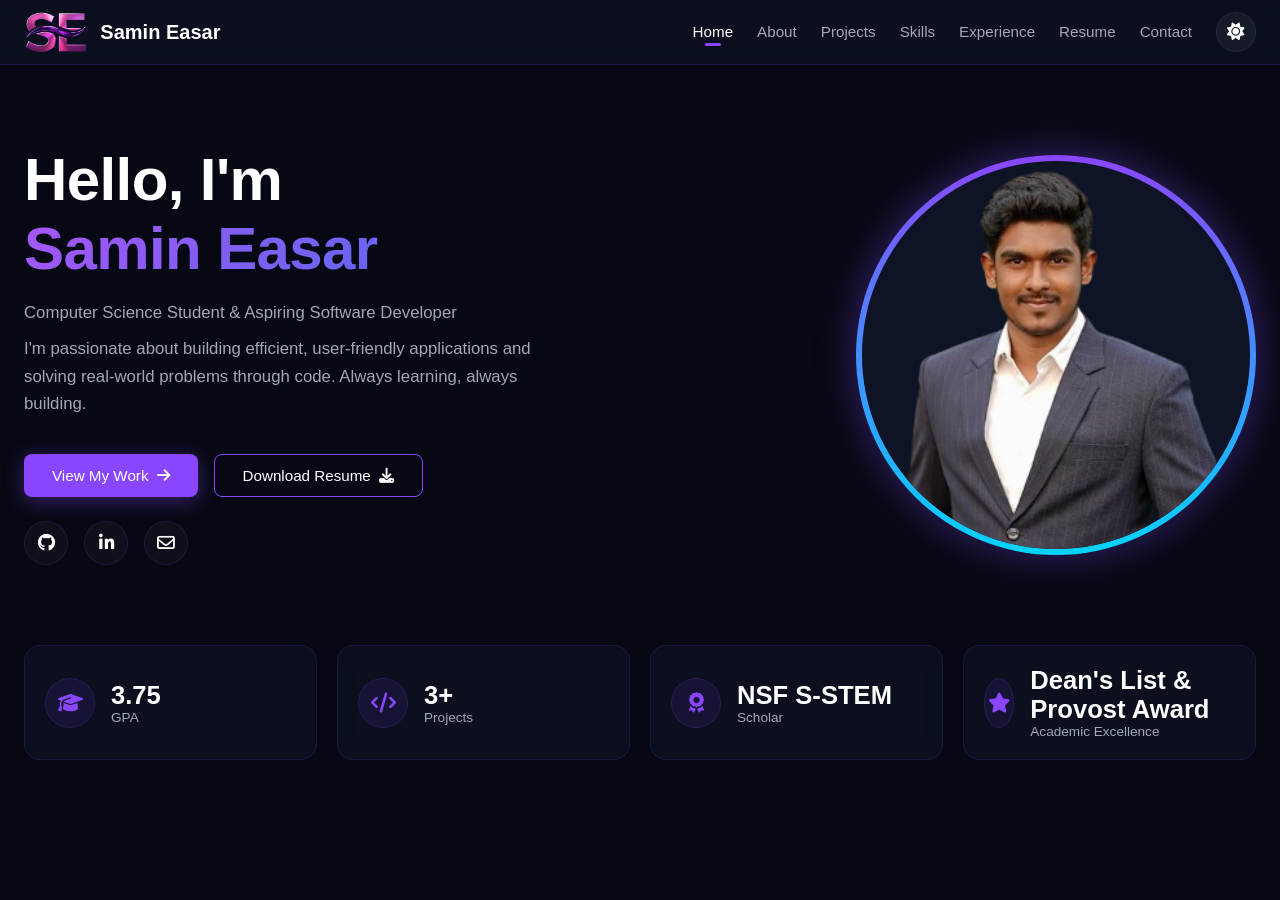
<file: index.html>
<!doctype html>
<html lang="en" data-theme="dark">
  <head>
    <meta charset="UTF-8" />
    <meta name="viewport" content="width=device-width, initial-scale=1.0" />
    <title>Portfolio |Samin Easar</title>
    <link rel="stylesheet" href="style.css" />
    <link
      rel="stylesheet"
      href="https://cdnjs.cloudflare.com/ajax/libs/font-awesome/6.4.0/css/all.min.css"
    />
  </head>
  <body>
    <header class="site-header">
      <nav class="nav-bar">
        <div class="brand-wrapper">
          <img
            src="assets/logos/MyLogo.png"
            alt="SE Logo Architecture"
            class="nav-logo-asset"
          />
          <span class="brand-logo">Samin Easar</span>
        </div>
        <div class="nav-right-container">
          <ul class="nav-menu">
            <li><a href="index.html" class="nav-link">Home</a></li>
            <li><a href="about.html" class="nav-link">About</a></li>
            <li><a href="projects.html" class="nav-link">Projects</a></li>
            <li><a href="skills.html" class="nav-link">Skills</a></li>
            <li><a href="experience.html" class="nav-link">Experience</a></li>
            <li><a href="resume.html" class="nav-link">Resume</a></li>
            <li><a href="contact.html" class="nav-link">Contact</a></li>
          </ul>
          <button
            class="theme-switch-widget"
            id="globalThemeToggler"
            aria-label="Toggle Theme Engine"
          >
            <i class="fas fa-sun"></i>
          </button>
          <button class="mobile-toggle" aria-label="Toggle System Menu">
            <i class="fas fa-bars"></i>
          </button>
        </div>
      </nav>
    </header>

    <main class="view-wrapper">
      <section class="hero-layout">
        <div class="hero-body">
          <h1 class="hero-title">Hello, I'm <br /><span>Samin Easar</span></h1>
          <p class="hero-tag">
            Computer Science Student & Aspiring Software Developer
          </p>
          <p class="hero-desc">
            I'm passionate about building efficient, user-friendly applications
            and solving real-world problems through code. Always learning,
            always building.
          </p>

          <div class="hero-actions">
            <a href="projects.html" class="btn btn-solid"
              >View My Work <i class="fas fa-arrow-right"></i
            ></a>
            <a href="assets/resume.pdf" download class="btn btn-outline"
              >Download Resume <i class="fas fa-download"></i
            ></a>
          </div>

          <div class="social-circle-row">
            <a
              href="https://github.com/samin-easar"
              target="_blank"
              class="social-icon"
              ><i class="fab fa-github"></i
            ></a>
            <a
              href="https://www.linkedin.com/in/samin-easar"
              target="_blank"
              class="social-icon"
              ><i class="fab fa-linkedin-in"></i
            ></a>
            <a href="contact.html" class="social-icon"
              ><i class="far fa-envelope"></i
            ></a>
          </div>
        </div>

        <div class="hero-graphic">
          <div class="avatar-halo-ring">
            <img
              src="assets/images/MyImage.png"
              alt="Samin Easar Professional Portrait Picture"
              class="avatar-img"
            />
          </div>
        </div>
      </section>

      <section class="metrics-strip">
        <div class="glass-card metric-panel">
          <div class="metric-glyph-box">
            <i class="fas fa-graduation-cap"></i>
          </div>
          <div>
            <p class="metric-num">3.75</p>
            <p class="metric-lbl">GPA</p>
          </div>
        </div>
        <div class="glass-card metric-panel">
          <div class="metric-glyph-box"><i class="fas fa-code"></i></div>
          <div>
            <p class="metric-num">3+</p>
            <p class="metric-lbl">Projects</p>
          </div>
        </div>
        <div class="glass-card metric-panel">
          <div class="metric-glyph-box"><i class="fas fa-award"></i></div>
          <div>
            <p class="metric-num">NSF S-STEM</p>
            <p class="metric-lbl">Scholar</p>
          </div>
        </div>
        <div class="glass-card metric-panel">
          <div class="metric-glyph-box"><i class="fas fa-star"></i></div>
          <div>
            <p class="metric-num">Dean's List & Provost Award</p>
            <p class="metric-lbl">Academic Excellence</p>
          </div>
        </div>
      </section>
    </main>

    <script src="script.js"></script>
  </body>
</html>
</file>
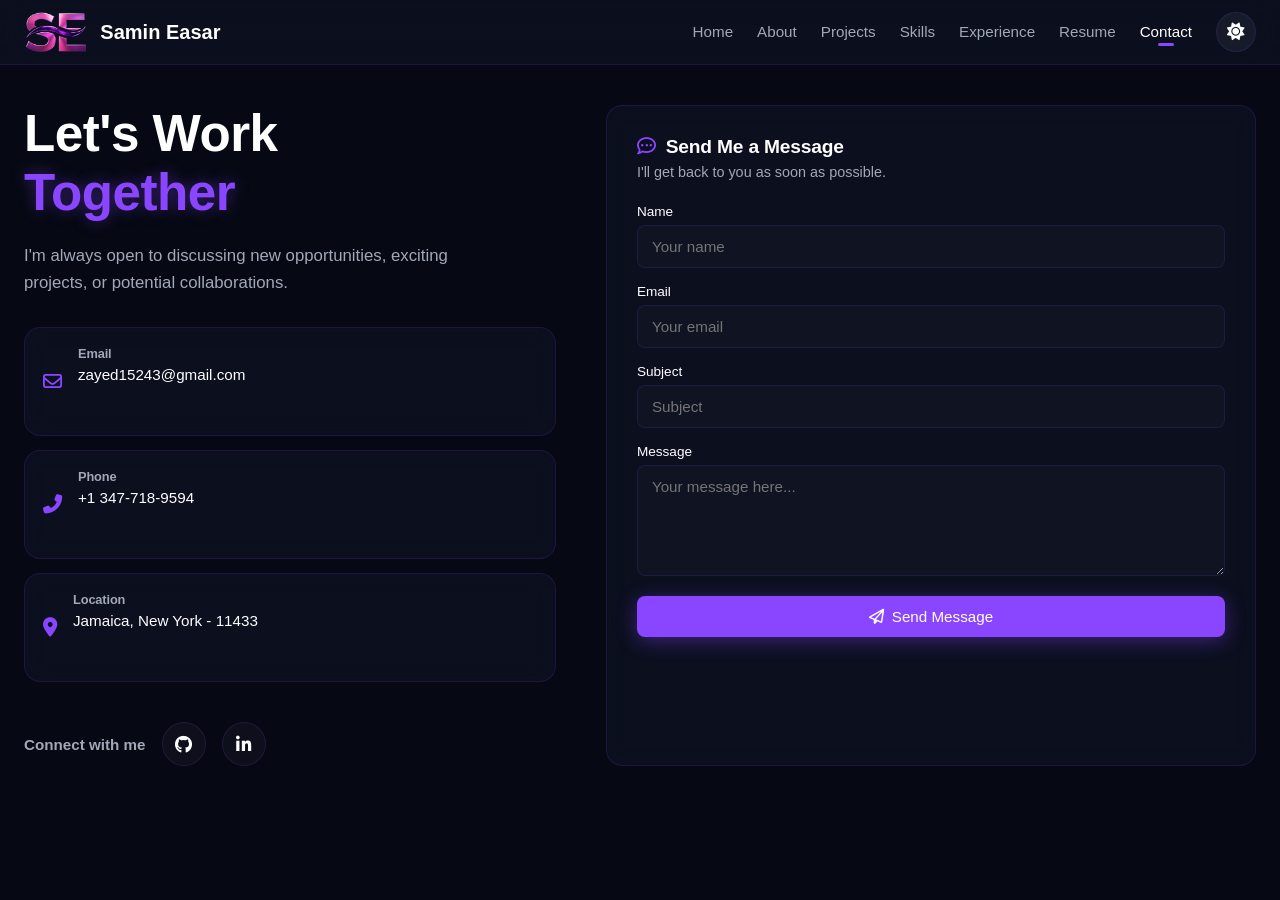
<file: contact.html>
<!doctype html>
<html lang="en" data-theme="dark">
  <head>
    <meta charset="UTF-8" />
    <meta name="viewport" content="width=device-width, initial-scale=1.0" />
    <title>Contact Info | Samin Easar</title>
    <link rel="stylesheet" href="style.css" />
    <link
      rel="stylesheet"
      href="https://cdnjs.cloudflare.com/ajax/libs/font-awesome/6.4.0/css/all.min.css"
    />
  </head>
  <body>
    <header class="site-header">
      <nav class="nav-bar">
        <div class="brand-wrapper">
          <img
            src="assets/logos/MyLogo.png"
            alt="SE Logo"
            class="nav-logo-asset"
          />
          <span class="brand-logo">Samin Easar</span>
        </div>
        <div class="nav-right-container">
          <ul class="nav-menu">
            <li><a href="index.html" class="nav-link">Home</a></li>
            <li><a href="about.html" class="nav-link">About</a></li>
            <li><a href="projects.html" class="nav-link">Projects</a></li>
            <li><a href="skills.html" class="nav-link">Skills</a></li>
            <li><a href="experience.html" class="nav-link">Experience</a></li>
            <li><a href="resume.html" class="nav-link">Resume</a></li>
            <li><a href="contact.html" class="nav-link">Contact</a></li>
          </ul>
          <button class="theme-switch-widget" id="globalThemeToggler">
            <i class="fas fa-sun"></i>
          </button>
          <button class="mobile-toggle"><i class="fas fa-bars"></i></button>
        </div>
      </nav>
    </header>

    <main class="view-wrapper">
      <section class="contact-split-layout">
        <div class="contact-details-col">
          <h1>
            Let's Work <br /><span class="text-purple-glow">Together</span>
          </h1>
          <p>
            I'm always open to discussing new opportunities, exciting projects,
            or potential collaborations.
          </p>

          <div class="contact-cards-stack">
            <div class="glass-card contact-meta-card">
              <i class="far fa-envelope"></i>
              <div>
                <h4>Email</h4>
                <p>zayed15243@gmail.com</p>
              </div>
            </div>
            <div class="glass-card contact-meta-card">
              <i class="fas fa-phone-alt"></i>
              <div>
                <h4>Phone</h4>
                <p>+1 347-718-9594</p>
              </div>
            </div>
            <div class="glass-card contact-meta-card">
              <i class="fas fa-map-marker-alt"></i>
              <div>
                <h4>Location</h4>
                <p>Jamaica, New York - 11433</p>
              </div>
            </div>
          </div>

          <div class="social-circle-row" style="margin-top: 40px">
            <span
              style="
                font-size: 0.95rem;
                font-weight: 600;
                align-self: center;
                color: var(--text-gray);
              "
              >Connect with me</span
            >
            <a
              href="https://github.com/samin-easar"
              target="_blank"
              class="social-icon"
              ><i class="fab fa-github"></i
            ></a>
            <a
              href="https://www.linkedin.com/in/samin-easar"
              target="_blank"
              class="social-icon"
              ><i class="fab fa-linkedin-in"></i
            ></a>
          </div>
        </div>

        <div class="glass-card contact-form-panel">
          <h3 class="form-header-title">
            <i class="far fa-comment-dots"></i> Send Me a Message
          </h3>
          <p class="form-header-desc">
            I'll get back to you as soon as possible.
          </p>

          <form id="contactFormPipeline">
            <div class="input-group-node">
              <label for="clientName">Name</label>
              <input
                type="text"
                id="clientName"
                placeholder="Your name"
                required
              />
            </div>
            <div class="input-group-node">
              <label for="clientEmail">Email</label>
              <input
                type="email"
                id="clientEmail"
                placeholder="Your email"
                required
              />
            </div>
            <div class="input-group-node">
              <label for="clientSubject">Subject</label>
              <input
                type="text"
                id="clientSubject"
                placeholder="Subject"
                required
              />
            </div>
            <div class="input-group-node">
              <label for="clientMessage">Message</label>
              <textarea
                id="clientMessage"
                rows="5"
                placeholder="Your message here..."
                required
              ></textarea>
            </div>
            <button type="submit" class="btn btn-solid" style="width: 100%">
              <i class="far fa-paper-plane"></i> Send Message
            </button>
          </form>
        </div>
      </section>
    </main>

    <script src="script.js"></script>
  </body>
</html>
</file>
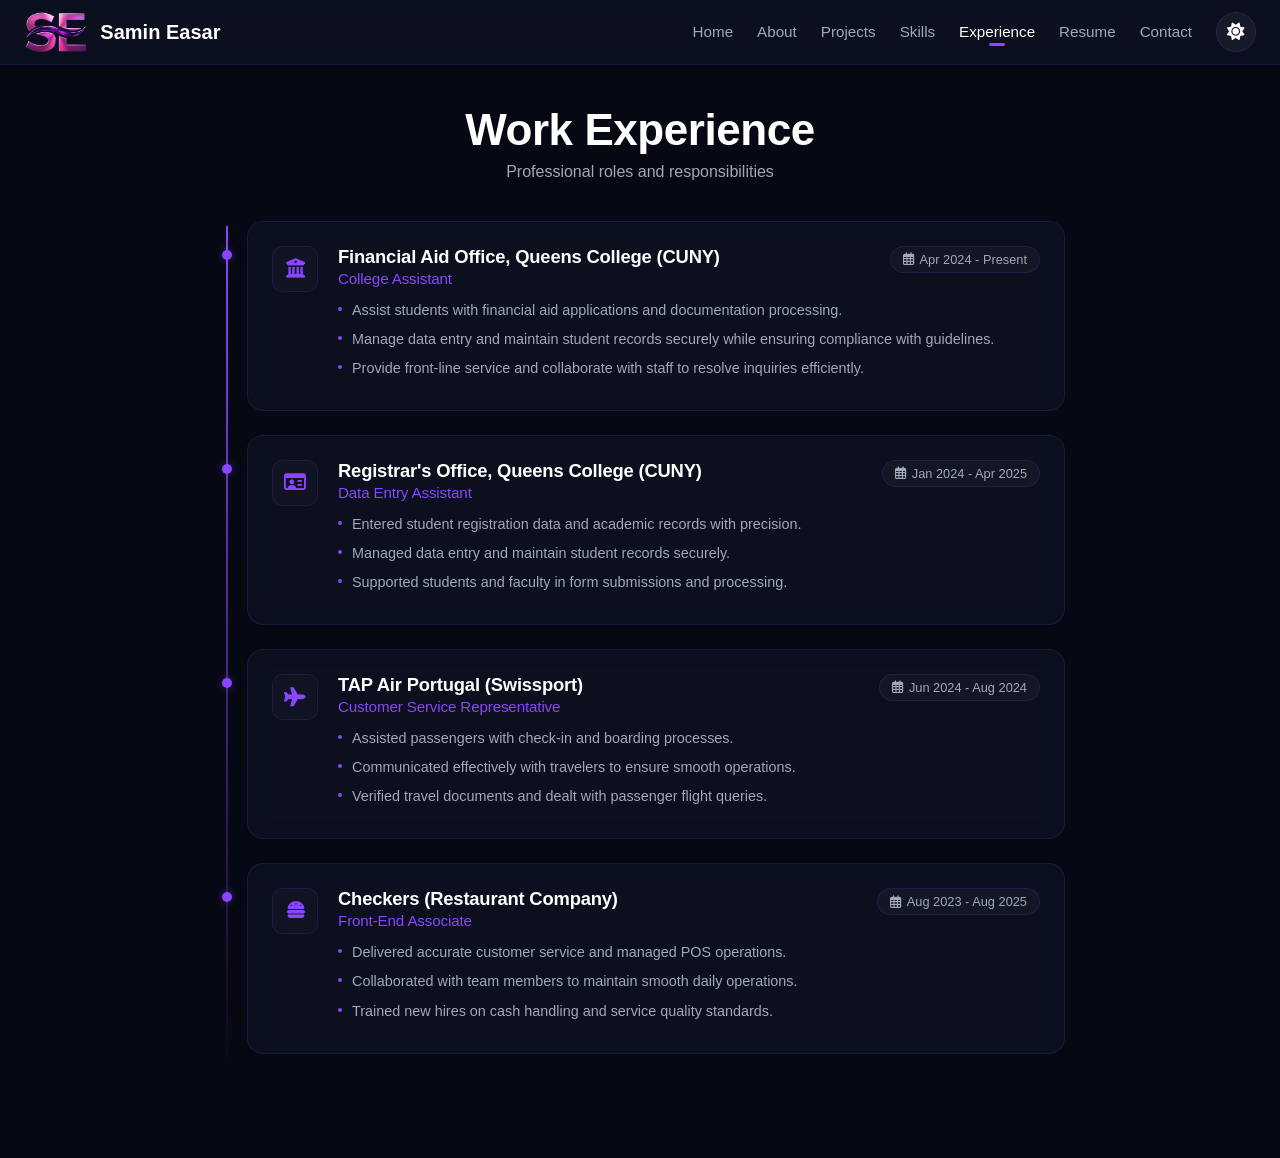
<file: experience.html>
<!doctype html>
<html lang="en" data-theme="dark">
  <head>
    <meta charset="UTF-8" />
    <meta name="viewport" content="width=device-width, initial-scale=1.0" />
    <title>Work Experience | Samin Easar</title>
    <link rel="stylesheet" href="style.css" />
    <link
      rel="stylesheet"
      href="https://cdnjs.cloudflare.com/ajax/libs/font-awesome/6.4.0/css/all.min.css"
    />
  </head>
  <body>
    <header class="site-header">
      <nav class="nav-bar">
        <div class="brand-wrapper">
          <img
            src="assets/logos/MyLogo.png"
            alt="SE Logo"
            class="nav-logo-asset"
          />
          <span class="brand-logo">Samin Easar</span>
        </div>
        <div class="nav-right-container">
          <ul class="nav-menu">
            <li><a href="index.html" class="nav-link">Home</a></li>
            <li><a href="about.html" class="nav-link">About</a></li>
            <li><a href="projects.html" class="nav-link">Projects</a></li>
            <li><a href="skills.html" class="nav-link">Skills</a></li>
            <li><a href="experience.html" class="nav-link">Experience</a></li>
            <li><a href="resume.html" class="nav-link">Resume</a></li>
            <li><a href="contact.html" class="nav-link">Contact</a></li>
          </ul>
          <button class="theme-switch-widget" id="globalThemeToggler">
            <i class="fas fa-sun"></i>
          </button>
          <button class="mobile-toggle"><i class="fas fa-bars"></i></button>
        </div>
      </nav>
    </header>

    <main class="view-wrapper">
      <div class="center-heading-block">
        <h1>Work Experience</h1>
        <p>Professional roles and responsibilities</p>
      </div>

      <section class="experience-vertical-timeline">
        <div class="glass-card timeline-event-card">
          <div class="timeline-icon-box"><i class="fas fa-university"></i></div>
          <div class="timeline-body-content">
            <div class="timeline-header-row">
              <div>
                <h3>Financial Aid Office, Queens College (CUNY)</h3>
                <h4>College Assistant</h4>
              </div>
              <span class="timeline-date-badge"
                ><i class="far fa-calendar-alt"></i> Apr 2024 - Present
              </span>
            </div>
            <ul class="timeline-desc-list">
              <li>
                Assist students with financial aid applications and
                documentation processing.
              </li>
              <li>
                Manage data entry and maintain student records securely while
                ensuring compliance with guidelines.
              </li>
              <li>
                Provide front-line service and collaborate with staff to resolve
                inquiries efficiently.
              </li>
            </ul>
          </div>
        </div>

        <div class="glass-card timeline-event-card">
          <div class="timeline-icon-box"><i class="far fa-id-card"></i></div>
          <div class="timeline-body-content">
            <div class="timeline-header-row">
              <div>
                <h3>Registrar's Office, Queens College (CUNY)</h3>
                <h4>Data Entry Assistant</h4>
              </div>
              <span class="timeline-date-badge"
                ><i class="far fa-calendar-alt"></i> Jan 2024 - Apr 2025</span
              >
            </div>
            <ul class="timeline-desc-list">
              <li>
                Entered student registration data and academic records with
                precision.
              </li>
              <li>Managed data entry and maintain student records securely.</li>
              <li>
                Supported students and faculty in form submissions and
                processing.
              </li>
            </ul>
          </div>
        </div>

        <div class="glass-card timeline-event-card">
          <div class="timeline-icon-box"><i class="fas fa-plane"></i></div>
          <div class="timeline-body-content">
            <div class="timeline-header-row">
              <div>
                <h3>TAP Air Portugal (Swissport)</h3>
                <h4>Customer Service Representative</h4>
              </div>
              <span class="timeline-date-badge"
                ><i class="far fa-calendar-alt"></i> Jun 2024 - Aug 2024</span
              >
            </div>
            <ul class="timeline-desc-list">
              <li>Assisted passengers with check-in and boarding processes.</li>
              <li>
                Communicated effectively with travelers to ensure smooth
                operations.
              </li>
              <li>
                Verified travel documents and dealt with passenger flight
                queries.
              </li>
            </ul>
          </div>
        </div>

        <div class="glass-card timeline-event-card">
          <div class="timeline-icon-box"><i class="fas fa-hamburger"></i></div>
          <div class="timeline-body-content">
            <div class="timeline-header-row">
              <div>
                <h3>Checkers (Restaurant Company)</h3>
                <h4>Front-End Associate</h4>
              </div>
              <span class="timeline-date-badge"
                ><i class="far fa-calendar-alt"></i> Aug 2023 - Aug 2025</span
              >
            </div>
            <ul class="timeline-desc-list">
              <li>
                Delivered accurate customer service and managed POS operations.
              </li>
              <li>
                Collaborated with team members to maintain smooth daily
                operations.
              </li>
              <li>
                Trained new hires on cash handling and service quality
                standards.
              </li>
            </ul>
          </div>
        </div>
      </section>
    </main>

    <script src="script.js"></script>
  </body>
</html>
</file>
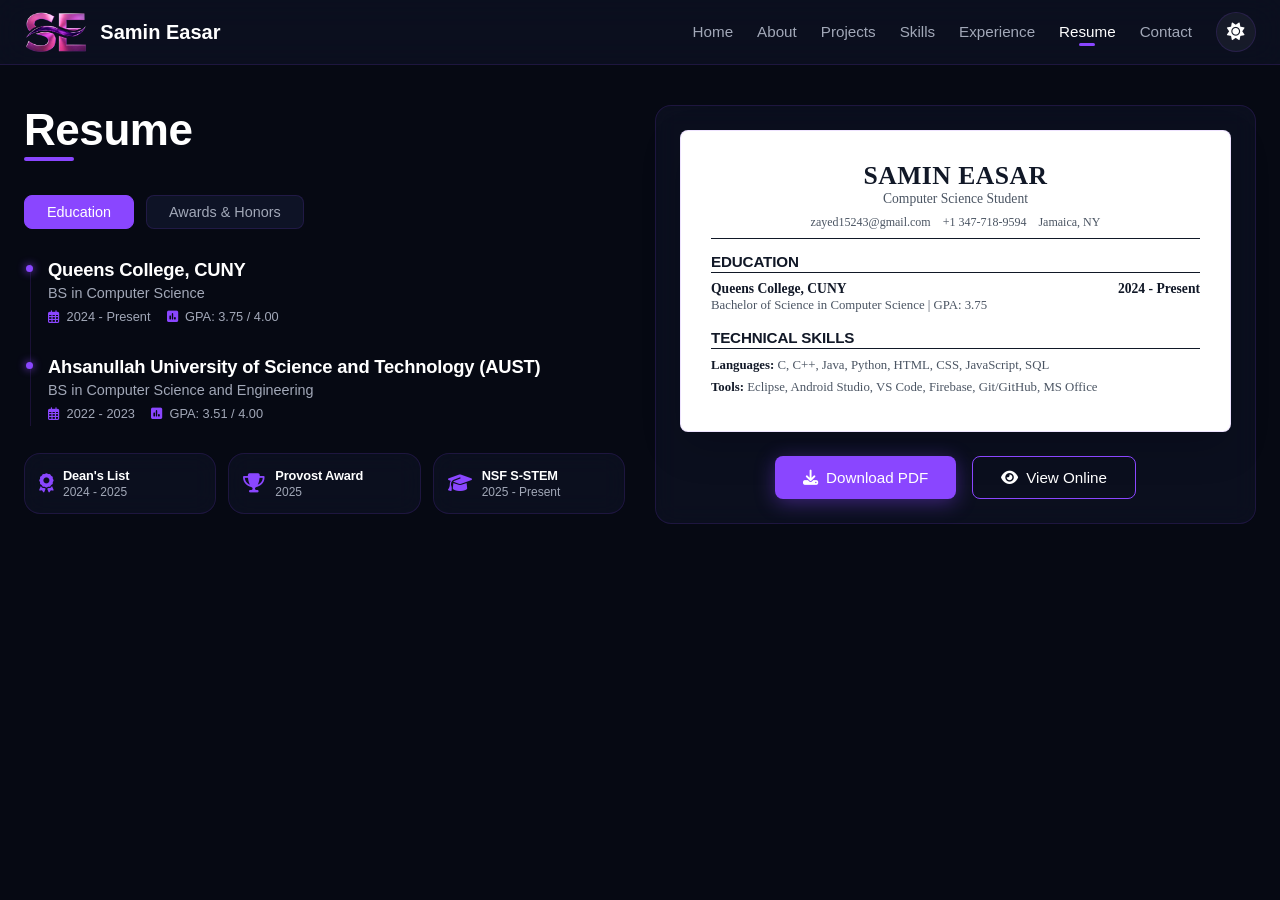
<file: resume.html>
<!doctype html>
<html lang="en" data-theme="dark">
  <head>
    <meta charset="UTF-8" />
    <meta name="viewport" content="width=device-width, initial-scale=1.0" />
    <title>Resume | Samin Easar</title>
    <link rel="stylesheet" href="style.css" />
    <link
      rel="stylesheet"
      href="https://cdnjs.cloudflare.com/ajax/libs/font-awesome/6.4.0/css/all.min.css"
    />
  </head>
  <body>
    <header class="site-header">
      <nav class="nav-bar">
        <div class="brand-wrapper">
          <img
            src="assets/logos/MyLogo.png"
            alt="SE Logo"
            class="nav-logo-asset"
          />
          <span class="brand-logo">Samin Easar</span>
        </div>
        <div class="nav-right-container">
          <ul class="nav-menu">
            <li><a href="index.html" class="nav-link">Home</a></li>
            <li><a href="about.html" class="nav-link">About</a></li>
            <li><a href="projects.html" class="nav-link">Projects</a></li>
            <li><a href="skills.html" class="nav-link">Skills</a></li>
            <li><a href="experience.html" class="nav-link">Experience</a></li>
            <li><a href="resume.html" class="nav-link">Resume</a></li>
            <li><a href="contact.html" class="nav-link">Contact</a></li>
          </ul>
          <button class="theme-switch-widget" id="globalThemeToggler">
            <i class="fas fa-sun"></i>
          </button>
          <button class="mobile-toggle"><i class="fas fa-bars"></i></button>
        </div>
      </nav>
    </header>

    <main class="view-wrapper">
      <section class="resume-split-layout">
        <div class="resume-meta-nav-pane">
          <h1 class="about-main-title" style="margin-bottom: 40px">Resume</h1>
          <div class="resume-navigation-toggle">
            <button class="resume-toggle-btn active">Education</button>
            <button class="resume-toggle-btn">Awards & Honors</button>
          </div>

          <div class="resume-timeline-wrapper">
            <div class="resume-timeline-node">
              <h3 class="resume-node-title">Queens College, CUNY</h3>
              <p class="resume-node-subtitle">BS in Computer Science</p>
              <div class="resume-meta-inline-row">
                <span><i class="far fa-calendar-alt"></i> 2024 - Present </span>
                <span><i class="fas fa-poll"></i> GPA: 3.75 / 4.00 </span>
              </div>
            </div>
            <div class="resume-timeline-node">
              <h3 class="resume-node-title">
                Ahsanullah University of Science and Technology (AUST)
              </h3>
              <p class="resume-node-subtitle">
                BS in Computer Science and Engineering
              </p>
              <div class="resume-meta-inline-row">
                <span><i class="far fa-calendar-alt"></i> 2022 - 2023</span>
                <span><i class="fas fa-poll"></i> GPA: 3.51 / 4.00</span>
              </div>
            </div>
          </div>

          <div class="resume-awards-strip-grid">
            <div class="glass-card award-capsule-card">
              <i class="fas fa-award"></i>
              <div>
                <h4>Dean's List</h4>
                <p>2024 - 2025</p>
              </div>
            </div>
            <div class="glass-card award-capsule-card">
              <i class="fas fa-trophy"></i>
              <div>
                <h4>Provost Award</h4>
                <p>2025</p>
              </div>
            </div>
            <div class="glass-card award-capsule-card">
              <i class="fas fa-graduation-cap"></i>
              <div>
                <h4>NSF S-STEM</h4>
                <p>2025 - Present</p>
              </div>
            </div>
          </div>
        </div>

        <div class="glass-card resume-document-iframe-container">
          <div class="document-sheet-mock">
            <h2>SAMIN EASAR</h2>
            <p class="doc-sub">Computer Science Student</p>
            <div class="doc-contact-bar">
              <span>zayed15243@gmail.com </span>
              <span>+1 347-718-9594 </span>
              <span>Jamaica, NY </span>
            </div>
            <h3>Education</h3>
            <div class="doc-grid-item">
              <span>Queens College, CUNY </span><span>2024 - Present</span>
            </div>
            <p class="doc-body-p">
              Bachelor of Science in Computer Science | GPA: 3.75
            </p>
            <h3>Technical Skills</h3>
            <p class="doc-body-p">
              <strong>Languages:</strong> C, C++, Java, Python, HTML, CSS,
              JavaScript, SQL
            </p>
            <p class="doc-body-p">
              <strong>Tools:</strong> Eclipse, Android Studio, VS Code,
              Firebase, Git/GitHub, MS Office
            </p>
          </div>

          <div class="resume-iframe-actions-row">
            <a href="assets/resume.pdf" download class="btn btn-solid"
              ><i class="fas fa-download"></i> Download PDF</a
            >
            <a href="assets/resume.pdf" target="_blank" class="btn btn-outline"
              ><i class="fas fa-eye"></i> View Online</a
            >
          </div>
        </div>
      </section>
    </main>

    <script src="script.js"></script>
  </body>
</html>
</file>
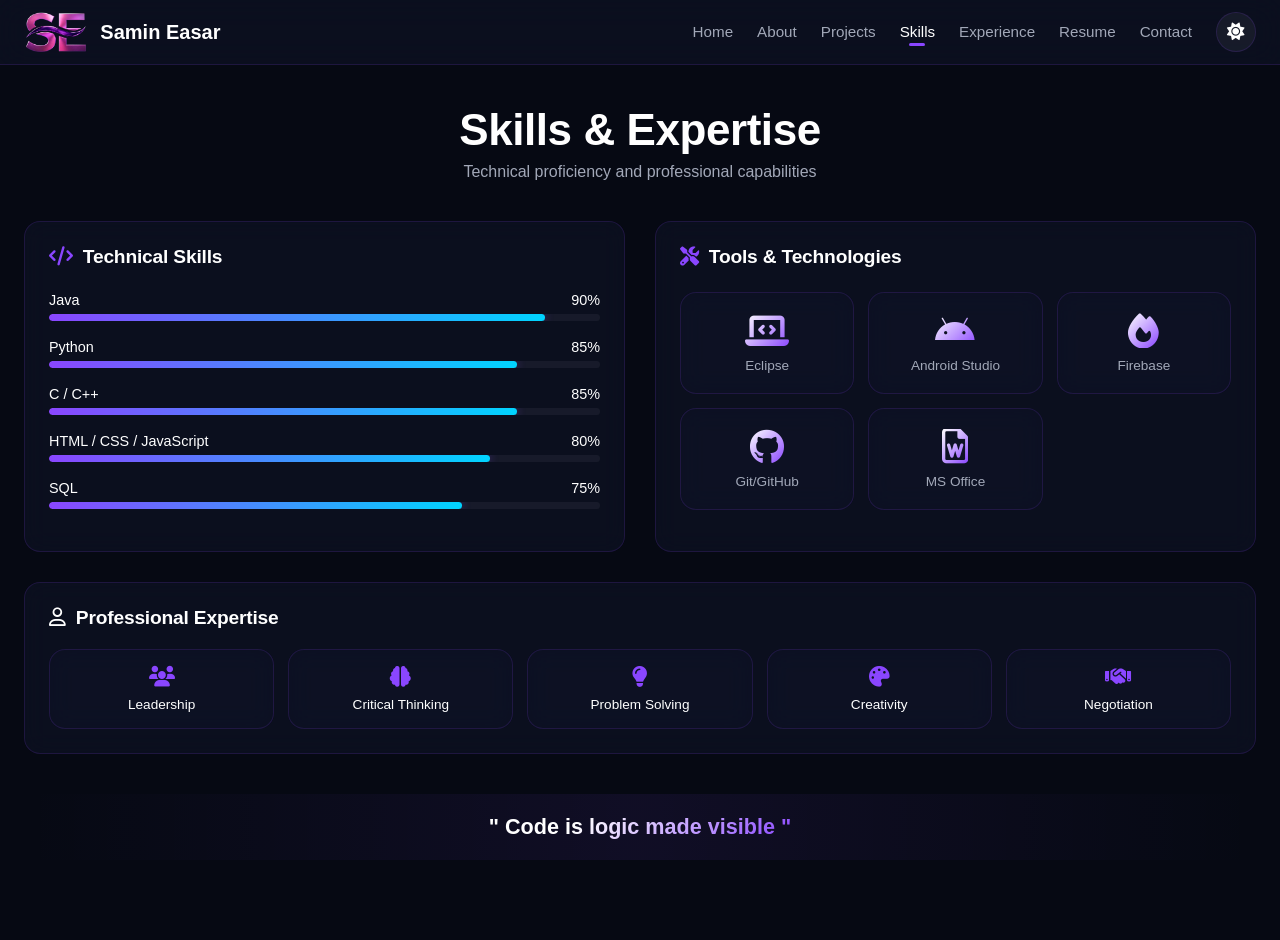
<file: skills.html>
<!doctype html>
<html lang="en" data-theme="dark">
  <head>
    <meta charset="UTF-8" />
    <meta name="viewport" content="width=device-width, initial-scale=1.0" />
    <title>Skills & Expertise | Samin Easar</title>
    <link rel="stylesheet" href="style.css" />
    <link
      rel="stylesheet"
      href="https://cdnjs.cloudflare.com/ajax/libs/font-awesome/6.4.0/css/all.min.css"
    />
  </head>
  <body>
    <header class="site-header">
      <nav class="nav-bar">
        <div class="brand-wrapper">
          <img
            src="assets/logos/MyLogo.png"
            alt="SE Logo"
            class="nav-logo-asset"
          />
          <span class="brand-logo">Samin Easar</span>
        </div>
        <div class="nav-right-container">
          <ul class="nav-menu">
            <li><a href="index.html" class="nav-link">Home</a></li>
            <li><a href="about.html" class="nav-link">About</a></li>
            <li><a href="projects.html" class="nav-link">Projects</a></li>
            <li><a href="skills.html" class="nav-link">Skills</a></li>
            <li><a href="experience.html" class="nav-link">Experience</a></li>
            <li><a href="resume.html" class="nav-link">Resume</a></li>
            <li><a href="contact.html" class="nav-link">Contact</a></li>
          </ul>
          <button class="theme-switch-widget" id="globalThemeToggler">
            <i class="fas fa-sun"></i>
          </button>
          <button class="mobile-toggle"><i class="fas fa-bars"></i></button>
        </div>
      </nav>
    </header>

    <main class="view-wrapper">
      <div class="center-heading-block">
        <h1>Skills & Expertise</h1>
        <p>Technical proficiency and professional capabilities</p>
      </div>

      <section class="skills-split-layout">
        <div class="glass-card skills-column-box">
          <h3><i class="fas fa-code"></i> Technical Skills</h3>
          <div class="progress-metric-item">
            <div class="progress-metric-meta">
              <span>Java</span><span>90%</span>
            </div>
            <div class="progress-track-bg">
              <div class="progress-fill-node" data-target-width="90%"></div>
            </div>
          </div>
          <div class="progress-metric-item">
            <div class="progress-metric-meta">
              <span>Python</span><span>85%</span>
            </div>
            <div class="progress-track-bg">
              <div class="progress-fill-node" data-target-width="85%"></div>
            </div>
          </div>
          <div class="progress-metric-item">
            <div class="progress-metric-meta">
              <span>C / C++</span><span>85%</span>
            </div>
            <div class="progress-track-bg">
              <div class="progress-fill-node" data-target-width="85%"></div>
            </div>
          </div>
          <div class="progress-metric-item">
            <div class="progress-metric-meta">
              <span>HTML / CSS / JavaScript</span><span>80%</span>
            </div>
            <div class="progress-track-bg">
              <div class="progress-fill-node" data-target-width="80%"></div>
            </div>
          </div>
          <div class="progress-metric-item">
            <div class="progress-metric-meta">
              <span>SQL</span><span>75%</span>
            </div>
            <div class="progress-track-bg">
              <div class="progress-fill-node" data-target-width="75%"></div>
            </div>
          </div>
        </div>

        <div class="glass-card skills-column-box">
          <h3><i class="fas fa-tools"></i> Tools & Technologies</h3>
          <div class="grid-tools-layout">
            <div class="glass-card tool-tile-card">
              <i class="fas fa-laptop-code"></i><span>Eclipse</span>
            </div>
            <div class="glass-card tool-tile-card">
              <i class="fab fa-android"></i><span>Android Studio</span>
            </div>
            <div class="glass-card tool-tile-card">
              <i class="fas fa-fire"></i><span>Firebase</span>
            </div>
            <div class="glass-card tool-tile-card">
              <i class="fab fa-github"></i><span>Git/GitHub</span>
            </div>
            <div class="glass-card tool-tile-card">
              <i class="far fa-file-word"></i><span>MS Office</span>
            </div>
          </div>
        </div>
      </section>

      <section class="glass-card soft-skills-full-strip">
        <h3><i class="far fa-user"></i> Professional Expertise</h3>
        <div class="soft-skills-row-layout">
          <div class="glass-card soft-skill-capsule">
            <i class="fas fa-users"></i><span>Leadership</span>
          </div>
          <div class="glass-card soft-skill-capsule">
            <i class="fas fa-brain"></i><span>Critical Thinking</span>
          </div>
          <div class="glass-card soft-skill-capsule">
            <i class="fas fa-lightbulb"></i><span>Problem Solving</span>
          </div>
          <div class="glass-card soft-skill-capsule">
            <i class="fas fa-palette"></i><span>Creativity</span>
          </div>
          <div class="glass-card soft-skill-capsule">
            <i class="fas fa-handshake"></i><span>Negotiation</span>
          </div>
        </div>
      </section>

      <div class="quote-marquee-banner">
        <span class="text-gradient">" Code is logic made visible "</span>
      </div>
    </main>

    <script src="script.js"></script>
  </body>
</html>
</file>
<file: style.css>
:root {
  /* DEFAULT DARK MODE PARAMETERS */
  --bg-main: #060913;
  --bg-surface: #0e1326;
  --bg-glass: rgba(14, 19, 38, 0.65);
  --border-glass: rgba(138, 70, 255, 0.15);
  --text-white: #ffffff;
  --text-gray: #a2a8b8;
  --doc-bg: #ffffff;
  --doc-text: #000000;

  /* UNIVERSAL ASSET TOKENS */
  --purple-primary: #8a46ff;
  --purple-glow: rgba(138, 70, 255, 0.4);
  --neon-blue: #00d4ff;
  --neon-blue-glow: rgba(0, 212, 255, 0.3);
  --font-headings: sans-serif;
  --font-body: sans-serif;
  --transition-smooth: all 0.3s cubic-bezier(0.4, 0, 0.2, 1);
}

/* INVERTED LIGHT MODE PARAMETERS -Use HTML root elements containing [data-theme="light"] properties*/
[data-theme="light"] {
  --bg-main: #f3f4f6;
  --bg-surface: #ffffff;
  --bg-glass: rgba(255, 255, 255, 0.75);
  --border-glass: rgba(138, 70, 255, 0.2);
  --text-white: #111827; /* Deep midnight black for crisp readability in light mode */
  --text-gray: #4b5563; /* High contrast dark slate grey for subtexts */
  --doc-bg: #f9fafb;
  --doc-text: #111827;
  --purple-glow: rgba(138, 70, 255, 0.15);
}

* {
  box-sizing: border-box;
  margin: 0;
  padding: 0;
}

html {
  scroll-behavior: smooth; /* Animates internal viewport jumps elegantly */
  background-color: var(--bg-main);
  color: var(--text-white);
  font-family: var(--font-body);
  transition:
    background-color var(--transition-smooth),
    color var(--transition-smooth);
}

body {
  min-height: 100vh; /* Extends canvas envelope to minimum device viewport elevations */
  display: flex;
  flex-direction: column;
  overflow-x: hidden;
  background-color: var(--bg-main);
  color: var(--text-white);
}

h1,
h2,
h3,
h4,
h5,
h6 {
  font-family: var(--font-headings);
  letter-spacing: -0.01em;
  color: var(
    --text-white
  ); /* Ensures all heading tags update dynamically with the theme */
}

a {
  text-decoration: none;
  color: inherit;
}

li {
  list-style: none;
}

.glass-card {
  background: var(--bg-glass);
  backdrop-filter: blur(
    12px
  ); /* Computes modern glass frosted blurring pixel masks */
  -webkit-backdrop-filter: blur(
    12px
  ); /* Compatibility rendering overlay for iOS devices */
  border: 1px solid var(--border-glass);
  border-radius: 16px;
  transition: var(--transition-smooth);
  color: var(--text-white);
}

.glass-card:hover {
  border-color: rgba(138, 70, 255, 0.4);
  box-shadow: 0 10px 30px rgba(138, 70, 255, 0.08);
}

.text-gradient {
  background: linear-gradient(
    135deg,
    var(--text-white) 30%,
    var(--purple-primary) 100%
  );
  -webkit-background-clip: text;
  -webkit-text-fill-color: transparent;
}

.text-purple-glow {
  color: var(--purple-primary);
  text-shadow: 0 0 15px var(--purple-glow);
}

.btn {
  display: inline-flex;
  align-items: center;
  justify-content: center;
  gap: 8px; /* Places standard uniform spacing layout paths between labels and icons */
  padding: 12px 28px;
  font-family: var(--font-headings);
  font-weight: 500;
  font-size: 0.95rem;
  border-radius: 8px;
  cursor: pointer;
  transition: var(--transition-smooth);
}

.btn-solid {
  background: var(--purple-primary);
  color: #ffffff !important; /* Locks button label contrast */
  border: none;
  box-shadow: 0 4px 20px var(--purple-glow);
}

.btn-solid:hover {
  background: #9d62ff;
  transform: translateY(-2px);
  box-shadow: 0 6px 25px rgba(138, 70, 255, 0.6);
}

.btn-outline {
  background: transparent;
  color: var(--text-white);
  border: 1px solid var(--purple-primary);
}

.btn-outline:hover {
  background: rgba(138, 70, 255, 0.1);
  transform: translateY(-2px);
}

/* Professional Link Rows */
.social-circle-row {
  display: flex;
  gap: 16px;
  margin-top: 24px;
}

.social-icon {
  width: 44px;
  height: 44px;
  display: flex;
  align-items: center;
  justify-content: center;
  border-radius: 50%;
  border: 1px solid var(--border-glass);
  background: rgba(255, 255, 255, 0.03);
  font-size: 1.1rem;
  color: var(--text-white);
  transition: var(--transition-smooth);
}

.social-icon:hover {
  border-color: var(--neon-blue);
  color: var(--neon-blue);
  box-shadow: 0 0 15px var(--neon-blue-glow); /* Alternative color light splash feedback */
  transform: scale(1.05);
}

/* NAVIGATION MENU HEADER MODULE & THEME SWITCH INTERFACE */
.site-header {
  position: sticky;
  top: 0;
  z-index: 2000;
  background: var(--bg-glass);
  backdrop-filter: blur(16px);
  -webkit-backdrop-filter: blur(16px);
  border-bottom: 1px solid var(--border-glass);
}

.nav-bar {
  max-width: 1300px;
  margin: 0 auto;
  padding: 12px 24px;
  display: flex;
  justify-content: space-between;
  align-items: center;
}

.brand-wrapper {
  display: flex;
  align-items: center;
  gap: 12px;
}

.nav-logo-asset {
  height: 40px;
  width: auto;
  display: block;
}

.brand-logo {
  font-weight: 700;
  font-size: 1.25rem;
  color: var(--text-white);
}

.nav-right-container {
  display: flex;
  align-items: center;
  gap: 24px;
}

.nav-menu {
  display: flex;
  align-items: center;
  gap: 24px;
}

.nav-link {
  font-size: 0.95rem;
  font-weight: 500;
  color: var(--text-gray) !important;
  position: relative;
  padding: 6px 0;
}

.nav-link:hover,
.nav-link.active {
  color: var(--text-white) !important;
}

/* Menu Highlight Interaction Trackers */
.nav-link::after {
  content: "";
  position: absolute;
  bottom: 0;
  left: 50%;
  width: 0;
  height: 3px;
  background: var(--purple-primary);
  border-radius: 2px;
  transition: var(--transition-smooth);
  transform: translateX(
    -50%
  ); /* Centers alignment axis directly on horizontal points */
}

.nav-link.active::after {
  width: 16px;
}

/* Dark Mode Round Toggler Button Component */
.theme-switch-widget {
  background: rgba(255, 255, 255, 0.05);
  border: 1px solid var(--border-glass);
  color: var(--text-white);
  width: 40px;
  height: 40px;
  border-radius: 50%;
  cursor: pointer;
  display: flex;
  align-items: center;
  justify-content: center;
  font-size: 1.1rem;
  transition: var(--transition-smooth);
}

.theme-switch-widget:hover {
  background: var(--purple-primary);
  color: #ffffff;
  box-shadow: 0 0 15px var(--purple-glow);
}

.mobile-toggle {
  display: none;
  background: none;
  border: none;
  color: var(--text-white);
  font-size: 1.4rem;
  cursor: pointer;
}

/* TEMPLATE MAIN CONTAINER FLOWS */
.view-wrapper {
  flex: 1;
  max-width: 1300px;
  width: 100%;
  margin: 0 auto;
  padding: 40px 24px 80px;
}

/* INDEX LANDING HERO SECTION MODULE */
.hero-layout {
  display: flex;
  align-items: center;
  justify-content: space-between;
  gap: 60px;
  padding: 40px 0;
}

.hero-body {
  flex: 1;
}

.hero-tag {
  font-size: 1.05rem;
  font-weight: 500;
  color: var(--text-gray);
  margin-bottom: 12px;
}

.hero-title {
  font-size: 3.75rem;
  font-weight: 800;
  line-height: 1.15;
  margin-bottom: 20px;
  color: var(--text-white);
}

.hero-title span {
  background: linear-gradient(135deg, #a855f7 0%, #6366f1 100%);
  -webkit-background-clip: text;
  -webkit-text-fill-color: transparent;
}

.hero-desc {
  font-size: 1.05rem;
  color: var(--text-gray);
  line-height: 1.65;
  max-width: 550px;
  margin-bottom: 36px;
}

.hero-actions {
  display: flex;
  gap: 16px;
}

.hero-graphic {
  position: relative;
  display: flex;
  justify-content: center;
  align-items: center;
}

/* Circular Portrait Avatar Frame Glow Configuration */
.avatar-halo-ring {
  width: 400px;
  height: 400px;
  border-radius: 50%;
  padding: 6px;
  background: linear-gradient(180deg, var(--purple-primary), var(--neon-blue));
  box-shadow: 0 0 40px var(--purple-glow);
}

.avatar-img {
  width: 100%;
  height: 100%;
  object-fit: cover;
  border-radius: 50%;
  background: var(--bg-surface);
}

/* Wide Quick Glance Metric Dashboard Panels */
.metrics-strip {
  display: grid;
  grid-template-columns: repeat(4, 1fr);
  gap: 20px;
  margin-top: 40px;
}

.metric-panel {
  padding: 20px;
  display: flex;
  align-items: center;
  gap: 16px;
}

.metric-glyph-box {
  width: 50px;
  height: 50px;
  border-radius: 50%;
  background: rgba(138, 70, 255, 0.1);
  display: flex;
  align-items: center;
  justify-content: center;
  font-size: 1.25rem;
  color: var(--purple-primary);
  border: 1px solid var(--border-glass);
}

.metric-num {
  font-size: 1.6rem;
  font-weight: 700;
  color: var(--text-white);
}

.metric-lbl {
  font-size: 0.85rem;
  color: var(--text-gray);
}

/* ABOUT BIO SECTION MODULE */
.about-split-layout {
  display: grid;
  grid-template-columns: 1.1fr 0.9fr;
  gap: 50px;
}

.about-main-title {
  font-size: 2.75rem;
  margin-bottom: 24px;
  position: relative;
  display: inline-block;
  color: var(--text-white);
}

.about-main-title::after {
  content: "";
  position: absolute;
  bottom: -6px;
  left: 0;
  width: 50px;
  height: 4px;
  background: var(--purple-primary);
  border-radius: 2px;
}

.about-bio p {
  color: var(--text-gray);
  line-height: 1.7;
  font-size: 1.05rem;
  margin-bottom: 20px;
}

.signature-svg {
  font-family: sans-serif;
  font-style: italic;
  font-size: 1.8rem;
  font-weight: 600;
  color: var(--purple-primary);
  margin: 20px 0;
}

.about-studio-card {
  width: 100%;
  border-radius: 16px;
  overflow: hidden;
  margin-top: 20px;
}

.about-studio-card img {
  width: 100%;
  display: block;
  object-fit: cover;
}

/* Right Profile Personal Identity Card Table Module */
.info-panel {
  padding: 24px;
}

.info-panel-title {
  font-size: 1.2rem;
  margin-bottom: 20px;
  display: flex;
  align-items: center;
  gap: 10px;
  color: var(--text-white);
}

.info-matrix-row {
  display: flex;
  justify-content: space-between;
  align-items: center;
  padding: 14px 0;
  border-bottom: 1px solid var(--border-glass);
  font-size: 0.95rem;
}

.info-matrix-row:last-child {
  border-bottom: none;
}

.matrix-label {
  color: var(--text-gray);
  display: flex;
  align-items: center;
  gap: 10px;
}

.matrix-val {
  font-weight: 500;
  color: var(--text-white);
}

.matrix-val.status-glow {
  color: var(--neon-blue) !important;
  text-shadow: 0 0 10px var(--neon-blue-glow);
}

.what-we-do-zone {
  margin-top: 40px;
}

.sub-section-title {
  font-size: 1.5rem;
  margin-bottom: 20px;
  color: var(--text-white);
}

/* Double Column Competence Grid blocks */
.what-we-do-grid {
  display: grid;
  grid-template-columns: 1fr 1fr;
  gap: 16px;
}

.service-box {
  padding: 20px;
}

.service-icon-wrapper {
  width: 44px;
  height: 44px;
  border-radius: 10px;
  background: rgba(138, 70, 255, 0.1);
  border: 1px solid var(--border-glass);
  display: flex;
  align-items: center;
  justify-content: center;
  font-size: 1.2rem;
  color: var(--purple-primary);
  margin-bottom: 14px;
}

.service-box h4 {
  font-size: 1.1rem;
  margin-bottom: 8px;
  color: var(--text-white);
}

.service-box p {
  font-size: 0.85rem;
  color: var(--text-gray);
  line-height: 1.5;
}

/* PROJECTS GALLERY VIEW EXTENSIONS */
.center-heading-block {
  text-align: center;
  margin-bottom: 40px;
}

.center-heading-block h1 {
  font-size: 2.75rem;
  margin-bottom: 8px;
  color: var(--text-white);
}

.center-heading-block p {
  color: var(--text-gray);
}

/* JavaScript Project Filter Control row */
.filter-button-container {
  display: flex;
  justify-content: center;
  gap: 12px;
  margin-bottom: 40px;
}

.filter-trigger {
  background: var(--bg-surface);
  border: 1px solid var(--border-glass);
  color: var(--text-gray);
  padding: 8px 22px;
  border-radius: 30px;
  font-family: var(--font-headings);
  font-size: 0.9rem;
  font-weight: 500;
  cursor: pointer;
  transition: var(--transition-smooth);
}

.filter-trigger:hover,
.filter-trigger.active {
  background: var(--purple-primary);
  color: #ffffff !important;
  border-color: var(--purple-primary);
  box-shadow: 0 4px 15px var(--purple-glow);
}

/* Split Showcase Project Matrix Grid layout */
.showcase-grid {
  display: grid;
  grid-template-columns: repeat(2, 1fr);
  gap: 24px;
}

.showcase-card {
  overflow: hidden;
  display: flex;
  flex-direction: column;
}

.showcase-visual {
  width: 100%;
  height: 220px;
  overflow: hidden;
  background: #12182d;
  border-bottom: 1px solid var(--border-glass);
}

.showcase-visual img {
  width: 100%;
  height: 100%;
  object-fit: cover;
  transition: var(--transition-smooth);
}

.showcase-card:hover .showcase-visual img {
  transform: scale(1.03);
}

.showcase-details {
  padding: 24px;
  flex: 1;
  display: flex;
  flex-direction: column;
}

.showcase-details h3 {
  font-size: 1.25rem;
  margin-bottom: 6px;
  color: var(--text-white);
}

.showcase-details p {
  font-size: 0.9rem;
  color: var(--text-gray);
  line-height: 1.5;
  margin-bottom: 16px;
}

.tag-cloud {
  display: flex;
  flex-wrap: wrap;
  gap: 8px;
  margin-top: auto;
  margin-bottom: 16px;
}

.tech-pill {
  font-size: 0.75rem;
  background: rgba(255, 255, 255, 0.05);
  border: 1px solid var(--border-glass);
  padding: 4px 12px;
  border-radius: 12px;
  color: var(--text-gray);
}

body.light .tech-pill {
  color: #111827;
  background: rgba(0, 0, 0, 0.05);
}

.showcase-action-anchor {
  font-size: 0.9rem;
  font-weight: 600;
  color: var(--purple-primary);
  display: inline-flex;
  align-items: center;
  gap: 6px;
}

/* PROJECT DETAIL VIEW SPECIFICS EXTENSIONS */
.back-nav-container {
  margin-bottom: 30px;
}

.back-link {
  display: inline-flex;
  align-items: center;
  gap: 8px;
  color: var(--text-gray);
  font-weight: 500;
}

.back-link:hover {
  color: var(--purple-primary);
}

.detail-split-layout {
  display: grid;
  grid-template-columns: 1fr 1fr;
  gap: 50px;
  align-items: start;
}

/* Computer Aided Mockup Frame Interface Wrapper */
.detail-mockup-wrapper {
  background: radial-gradient(
    circle at center,
    var(--purple-glow) 0%,
    transparent 70%
  );
  padding: 40px;
  display: flex;
  justify-content: center;
  border-radius: 20px;
}

.phone-frame-container {
  width: 280px;
  background: #000000;
  border: 10px solid #1a1e2e;
  border-radius: 36px;
  box-shadow: 0 25px 60px rgba(0, 0, 0, 0.6);
  overflow: hidden;
}

.phone-frame-container img {
  width: 100%;
  display: block;
}

.detail-info-pane h1 {
  font-size: 2.75rem;
  margin-bottom: 16px;
  line-height: 1.15;
  color: var(--text-white);
}

.detail-info-pane p {
  color: var(--text-gray);
  font-size: 1.05rem;
  line-height: 1.65;
  margin-bottom: 30px;
}

.detail-meta-stack {
  display: grid;
  grid-template-columns: 1fr 1fr;
  gap: 30px;
  margin-bottom: 40px;
}

.meta-column h3 {
  font-size: 1.1rem;
  margin-bottom: 14px;
  border-bottom: 1px solid var(--border-glass);
  padding-bottom: 6px;
  color: var(--text-white);
}

.bullet-features-list li {
  display: flex;
  align-items: start;
  gap: 10px;
  font-size: 0.95rem;
  color: var(--text-gray);
  margin-bottom: 10px;
}

.bullet-features-list li i {
  color: var(--neon-blue);
  margin-top: 4px;
}

.detail-actions-row {
  display: flex;
  gap: 16px;
  border-bottom: 1px solid var(--border-glass);
  padding-bottom: 40px;
  margin-bottom: 40px;
}

.related-showcase-zone h2 {
  font-size: 1.4rem;
  margin-bottom: 20px;
  color: var(--text-white);
}

.related-grid-layout {
  display: grid;
  grid-template-columns: repeat(3, 1fr);
  gap: 16px;
}

.related-mini-card {
  padding: 16px;
  display: flex;
  align-items: center;
  gap: 12px;
}

.related-icon-box {
  font-size: 1.5rem;
  color: var(--purple-primary);
}

.related-mini-card h4 {
  font-size: 0.95rem;
  margin-bottom: 2px;
  color: var(--text-white);
}

.related-mini-card p {
  font-size: 0.8rem;
  color: var(--text-gray);
}

/* SKILLS MATRIX VIEW EXTENSIONS */
.skills-split-layout {
  display: grid;
  grid-template-columns: 1fr 1fr;
  gap: 30px;
}

.skills-column-box {
  padding: 24px;
}

.skills-column-box h3 {
  font-size: 1.2rem;
  margin-bottom: 24px;
  display: flex;
  align-items: center;
  gap: 10px;
  color: var(--text-white);
}

.skills-column-box h3 i {
  color: var(--purple-primary);
}

.progress-metric-item {
  margin-bottom: 18px;
}

.progress-metric-meta {
  display: flex;
  justify-content: space-between;
  font-size: 0.9rem;
  font-weight: 500;
  margin-bottom: 6px;
  color: var(--text-white);
}

/* Skill track empty canvas channel */
.progress-track-bg {
  width: 100%;
  height: 7px;
  background: rgba(255, 255, 255, 0.05);
  border-radius: 4px;
  overflow: hidden;
}

body.light .progress-track-bg {
  background: rgba(0, 0, 0, 0.08);
}

/* Interpolated fill node component animated via JavaScript trigger */
.progress-fill-node {
  height: 100%;
  background: linear-gradient(90deg, var(--purple-primary), var(--neon-blue));
  border-radius: 4px;
  width: 0%;
  box-shadow: 0 0 10px var(--purple-glow);
  transition: width 1s cubic-bezier(0.4, 0, 0.2, 1);
}

/* 3 Column Grid matrix framework for developer tools */
.grid-tools-layout {
  display: grid;
  grid-template-columns: repeat(3, 1fr);
  gap: 14px;
}

.tool-tile-card {
  padding: 20px;
  text-align: center;
  display: flex;
  flex-direction: column;
  align-items: center;
  gap: 10px;
}

.tool-tile-card i {
  font-size: 2.2rem;
  background: linear-gradient(135deg, var(--text-white), var(--purple-primary));
  -webkit-background-clip: text;
  -webkit-text-fill-color: transparent;
}

body.light .tool-tile-card i {
  background: linear-gradient(135deg, #111827, var(--purple-primary));
  -webkit-background-clip: text;
  -webkit-text-fill-color: transparent;
}

.tool-tile-card span {
  font-size: 0.85rem;
  font-weight: 500;
  color: var(--text-gray);
}

/* Horizontal Professional Soft Competencies Strip */
.soft-skills-full-strip {
  margin-top: 30px;
  padding: 24px;
}

.soft-skills-full-strip h3 {
  font-size: 1.2rem;
  margin-bottom: 20px;
  display: flex;
  align-items: center;
  gap: 10px;
  color: var(--text-white);
}

.soft-skills-row-layout {
  display: grid;
  grid-template-columns: repeat(5, 1fr);
  gap: 14px;
}

.soft-skill-capsule {
  padding: 16px 8px;
  text-align: center;
  display: flex;
  flex-direction: column;
  align-items: center;
  gap: 10px;
}

.soft-skill-capsule i {
  font-size: 1.3rem;
  color: var(--purple-primary);
}

.soft-skill-capsule span {
  font-size: 0.85rem;
  font-weight: 500;
  color: var(--text-white);
}

.quote-marquee-banner {
  margin-top: 40px;
  padding: 20px;
  text-align: center;
  font-family: var(--font-headings);
  font-size: 1.35rem;
  font-weight: 600;
  background: linear-gradient(
    90deg,
    transparent,
    rgba(138, 70, 255, 0.08) 50%,
    transparent
  );
}

/* WORK EXPERIENCE TIMELINE COMPONENT */
.experience-vertical-timeline {
  max-width: 850px;
  margin: 40px auto 0;
  position: relative;
  padding-left: 32px;
}

.experience-vertical-timeline::before {
  content: "";
  position: absolute;
  top: 5px;
  left: 11px;
  width: 2px;
  height: 100%;
  background: linear-gradient(
    180deg,
    var(--purple-primary) 0%,
    rgba(138, 70, 255, 0.03) 100%
  );
}

.timeline-event-card {
  position: relative;
  margin-bottom: 24px;
  padding: 24px;
  display: flex;
  gap: 20px;
  align-items: start;
}

.timeline-event-card::before {
  content: "";
  position: absolute;
  top: 28px;
  left: -26px;
  width: 10px;
  height: 10px;
  border-radius: 50%;
  background: var(--purple-primary);
  box-shadow: 0 0 10px var(--purple-glow);
  z-index: 10;
}

.timeline-icon-box {
  width: 46px;
  height: 46px;
  border-radius: 10px;
  background: rgba(255, 255, 255, 0.02);
  border: 1px solid var(--border-glass);
  display: flex;
  align-items: center;
  justify-content: center;
  font-size: 1.2rem;
  color: var(--purple-primary);
  flex-shrink: 0;
}

.timeline-body-content {
  flex: 1;
}

.timeline-header-row {
  display: flex;
  justify-content: space-between;
  align-items: start;
  margin-bottom: 12px;
}

.timeline-header-row h3 {
  font-size: 1.15rem;
  margin-bottom: 2px;
  color: var(--text-white);
}

.timeline-header-row h4 {
  font-size: 0.95rem;
  color: var(--purple-primary);
  font-weight: 500;
}

.timeline-date-badge {
  display: inline-flex;
  align-items: center;
  gap: 6px;
  padding: 5px 12px;
  background: rgba(255, 255, 255, 0.03);
  border: 1px solid var(--border-glass);
  border-radius: 20px;
  font-size: 0.8rem;
  color: var(--text-gray);
  white-space: nowrap;
}

.timeline-desc-list li {
  position: relative;
  padding-left: 14px;
  font-size: 0.9rem;
  color: var(--text-gray);
  line-height: 1.6;
  margin-bottom: 6px;
}

.timeline-desc-list li::before {
  content: "";
  position: absolute;
  top: 8px;
  left: 0;
  width: 4px;
  height: 4px;
  border-radius: 50%;
  background: var(--purple-primary);
}

/* RESUME SPLIT VIEW CONFIGURATION EXTENSIONS */
.resume-split-layout {
  display: grid;
  grid-template-columns: 1fr 1fr;
  gap: 30px;
  align-items: start;
}

.resume-navigation-toggle {
  display: flex;
  gap: 12px;
  margin-bottom: 30px;
}

.resume-toggle-btn {
  background: var(--bg-surface);
  border: 1px solid var(--border-glass);
  color: var(--text-gray);
  padding: 8px 22px;
  border-radius: 8px;
  font-family: var(--font-headings);
  font-size: 0.9rem;
  font-weight: 500;
  cursor: pointer;
  transition: var(--transition-smooth);
}

.resume-toggle-btn.active {
  background: var(--purple-primary);
  color: #ffffff !important;
  border-color: var(--purple-primary);
}

.resume-timeline-wrapper {
  position: relative;
  padding-left: 24px;
}

.resume-timeline-wrapper::before {
  content: "";
  position: absolute;
  top: 5px;
  left: 6px;
  width: 1px;
  height: 100%;
  background: var(--border-glass);
}

.resume-timeline-node {
  position: relative;
  margin-bottom: 32px;
}

.resume-timeline-node::before {
  content: "";
  position: absolute;
  top: 6px;
  left: -22px;
  width: 7px;
  height: 7px;
  border-radius: 50%;
  background: var(--purple-primary);
  box-shadow: 0 0 8px var(--purple-primary);
}

.resume-node-title {
  font-size: 1.15rem;
  margin-bottom: 4px;
  color: var(--text-white);
}

.resume-node-subtitle {
  font-size: 0.9rem;
  color: var(--text-gray);
  margin-bottom: 8px;
}

.resume-meta-inline-row {
  display: flex;
  gap: 16px;
  font-size: 0.8rem;
  color: var(--text-gray);
}

.resume-meta-inline-row span i {
  color: var(--purple-primary);
  margin-right: 4px;
}

.resume-awards-strip-grid {
  display: grid;
  grid-template-columns: repeat(3, 1fr);
  gap: 12px;
  margin-top: 30px;
}

.award-capsule-card {
  padding: 14px;
  display: flex;
  align-items: center;
  gap: 10px;
}

.award-capsule-card i {
  font-size: 1.2rem;
  color: var(--purple-primary);
}

.award-capsule-card h4 {
  font-size: 0.8rem;
  margin-bottom: 2px;
  color: var(--text-white);
}

.award-capsule-card p {
  font-size: 0.75rem;
  color: var(--text-gray);
}

.resume-document-iframe-container {
  padding: 24px;
  display: flex;
  flex-direction: column;
  align-items: center;
}

/* Realistic Print Style Paper Sheet Preview Block */
.document-sheet-mock {
  width: 100%;
  background: var(--doc-bg);
  color: var(--doc-text) !important;
  padding: 30px;
  box-shadow: 0 15px 40px rgba(0, 0, 0, 0.15);
  border-radius: 8px;
  margin-bottom: 24px;
  font-family: serif;
  border: 1px solid var(--border-glass);
  transition:
    background-color var(--transition-smooth),
    color var(--transition-smooth);
}

.document-sheet-mock h2 {
  text-align: center;
  font-family: serif;
  font-size: 1.6rem;
  letter-spacing: 0.02em;
  color: #111827 !important; /* Standard print look */
}

.document-sheet-mock .doc-sub {
  text-align: center;
  font-size: 0.85rem;
  margin-bottom: 8px;
  color: #4b5563 !important;
}

.document-sheet-mock .doc-contact-bar {
  display: flex;
  justify-content: center;
  flex-wrap: wrap;
  gap: 12px;
  font-size: 0.75rem;
  border-bottom: 1px solid #111827;
  padding-bottom: 8px;
  margin-bottom: 14px;
  color: #4b5563 !important;
}

.document-sheet-mock h3 {
  font-size: 0.95rem;
  border-bottom: 1px solid #111827;
  padding-bottom: 2px;
  margin-top: 14px;
  margin-bottom: 8px;
  text-transform: uppercase;
  color: #111827 !important;
}

.doc-grid-item {
  display: flex;
  justify-content: space-between;
  font-size: 0.85rem;
  font-weight: bold;
  color: #111827 !important;
}

.doc-body-p {
  font-size: 0.8rem;
  margin-bottom: 4px;
  line-height: 1.4;
  color: #4b5563 !important;
}

.doc-body-p strong {
  color: #111827 !important;
}

.resume-iframe-actions-row {
  display: flex;
  gap: 16px;
}

/* CONTACT MODULE VIEW EXTENSIONS */
.contact-split-layout {
  display: grid;
  grid-template-columns: 0.9fr 1.1fr;
  gap: 50px;
}

.contact-details-col h1 {
  font-size: 3.2rem;
  line-height: 1.15;
  margin-bottom: 20px;
  color: var(--text-white);
}

.contact-details-col p {
  color: var(--text-gray);
  font-size: 1.05rem;
  line-height: 1.6;
  max-width: 440px;
  margin-bottom: 30px;
}

.contact-cards-stack {
  display: flex;
  flex-direction: column;
  gap: 14px;
}

.contact-meta-card {
  padding: 18px;
  display: flex;
  align-items: center;
  gap: 16px;
}

.contact-meta-card i {
  font-size: 1.2rem;
  color: var(--purple-primary);
}

.contact-meta-card h4 {
  font-size: 0.8rem;
  color: var(--text-gray);
  margin-bottom: 2px;
}

.contact-meta-card p {
  font-size: 0.95rem;
  font-weight: 500;
  color: var(--text-white);
}

.contact-form-panel {
  padding: 30px;
}

.form-header-title {
  display: flex;
  align-items: center;
  gap: 10px;
  font-size: 1.2rem;
  margin-bottom: 6px;
  color: var(--text-white);
}

.form-header-title i {
  color: var(--purple-primary);
}

.form-header-desc {
  font-size: 0.9rem;
  color: var(--text-gray);
  margin-bottom: 24px;
}

.input-group-node {
  margin-bottom: 16px;
}

.input-group-node label {
  display: block;
  font-size: 0.85rem;
  font-weight: 500;
  margin-bottom: 6px;
  color: var(--text-white);
}

.input-group-node input,
.input-group-node textarea {
  width: 100%;
  background: rgba(255, 255, 255, 0.02);
  border: 1px solid var(--border-glass);
  padding: 12px 14px;
  border-radius: 8px;
  color: var(
    --text-white
  ) !important; /* Guarantees typed data text changes with theme dynamically */
  font-family: var(--font-body);
  font-size: 0.95rem;
  transition: var(--transition-smooth);
}

.input-group-node input:focus,
.input-group-node textarea:focus {
  outline: none;
  border-color: var(--purple-primary);
  box-shadow: 0 0 10px var(--purple-glow);
}

/* 6. COMPACT RESPONSIVE MEDIA BREAKPOINTS */
@media (max-width: 1024px) {
  .hero-layout,
  .about-split-layout,
  .detail-split-layout,
  .skills-split-layout,
  .resume-split-layout,
  .contact-split-layout {
    display: flex;
    flex-direction: column;
    gap: 40px;
  }

  .hero-layout {
    flex-direction: column-reverse;
    text-align: center;
  }

  .hero-desc {
    margin: 0 auto 36px;
  }

  .hero-actions,
  .social-circle-row {
    justify-content: center;
  }

  .metrics-strip,
  .showcase-grid,
  .what-we-do-grid {
    grid-template-columns: repeat(2, 1fr);
  }

  .soft-skills-row-layout {
    grid-template-columns: repeat(3, 1fr);
  }
}

@media (max-width: 768px) {
  .mobile-toggle {
    display: block;
  }

  .nav-menu {
    position: absolute;
    top: 100%;
    left: 0;
    width: 100%;
    background: var(--bg-surface);
    border-bottom: 1px solid var(--border-glass);
    flex-direction: column;
    padding: 24px 0;
    gap: 20px;
    display: none;
  }

  .nav-menu.mobile-open {
    display: flex;
  }

  .metrics-strip,
  .showcase-grid,
  .what-we-do-grid,
  .soft-skills-row-layout {
    grid-template-columns: 1fr;
  }

  .hero-title {
    font-size: 2.6rem;
  }

  .avatar-halo-ring {
    width: 280px;
    height: 280px;
  }

  .timeline-header-row {
    flex-direction: column;
    gap: 10px;
  }

  .resume-awards-strip-grid {
    grid-template-columns: 1fr;
  }
}
</file>
